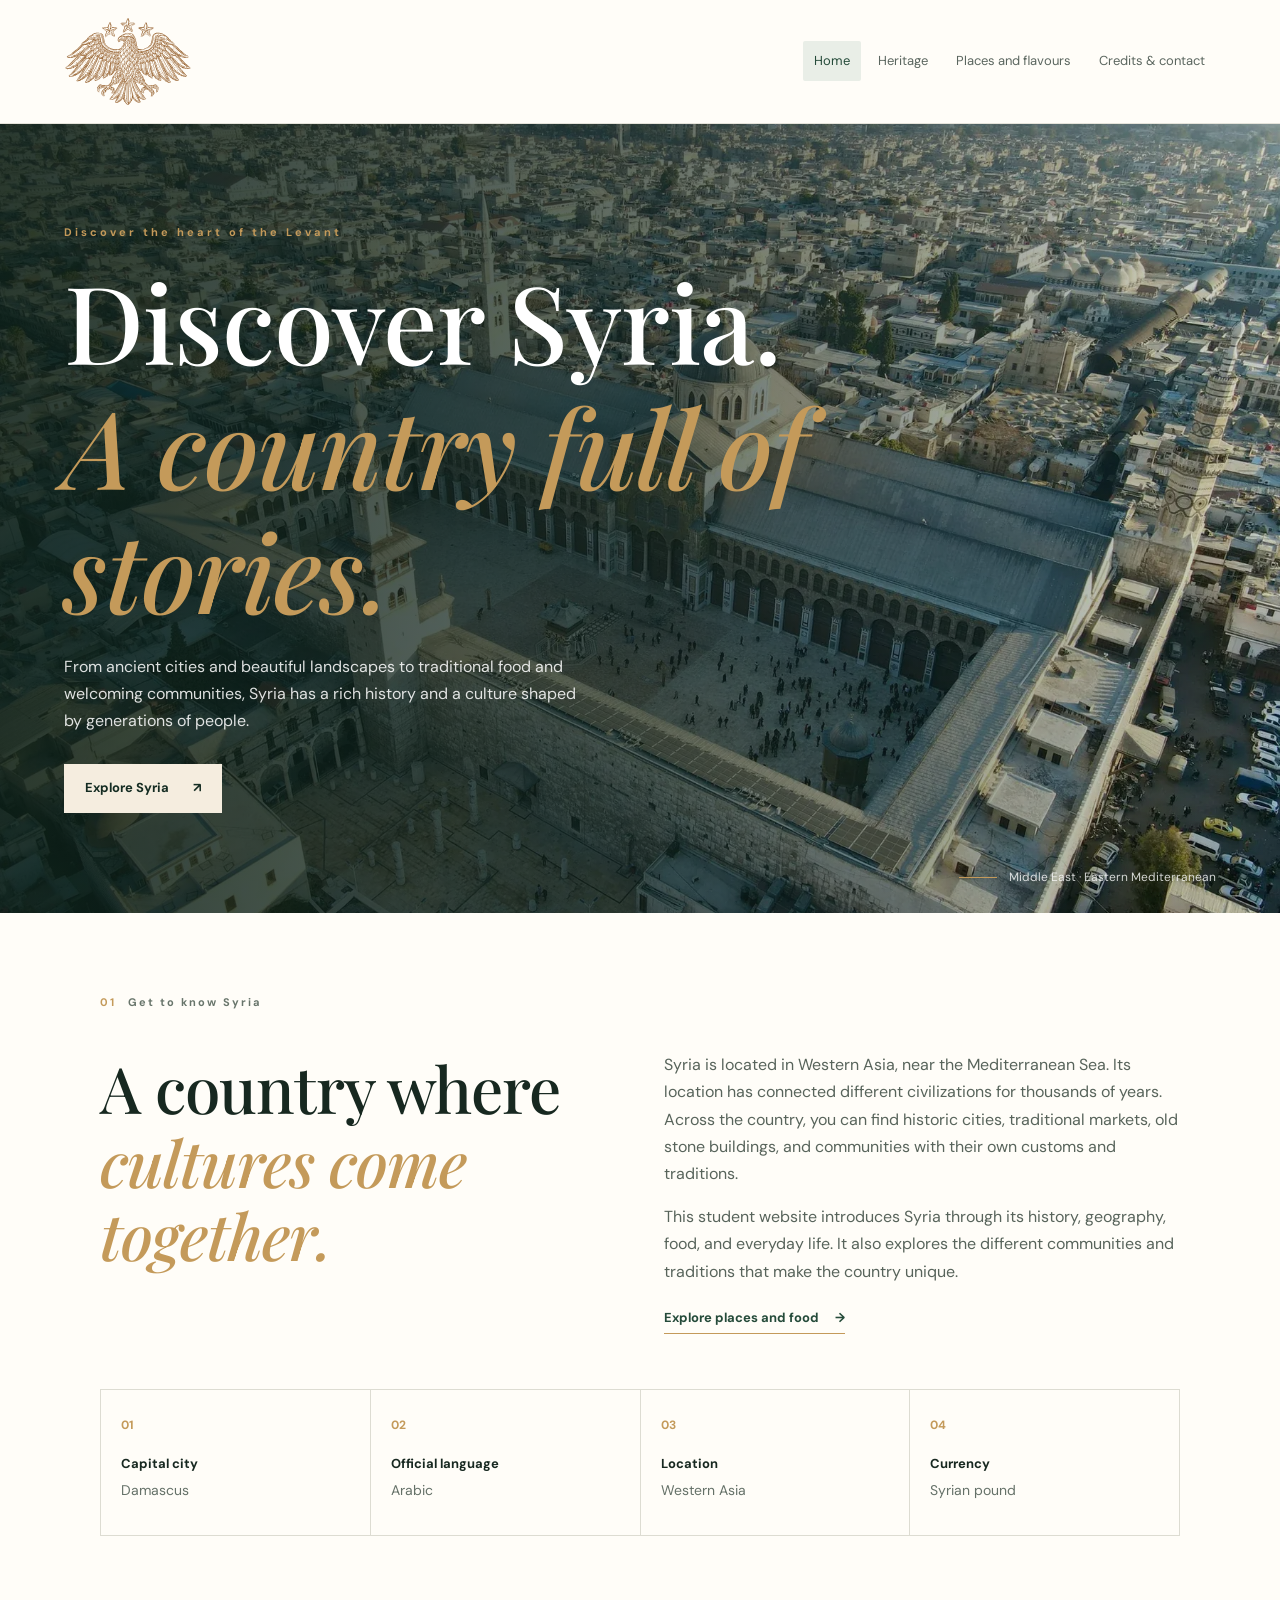
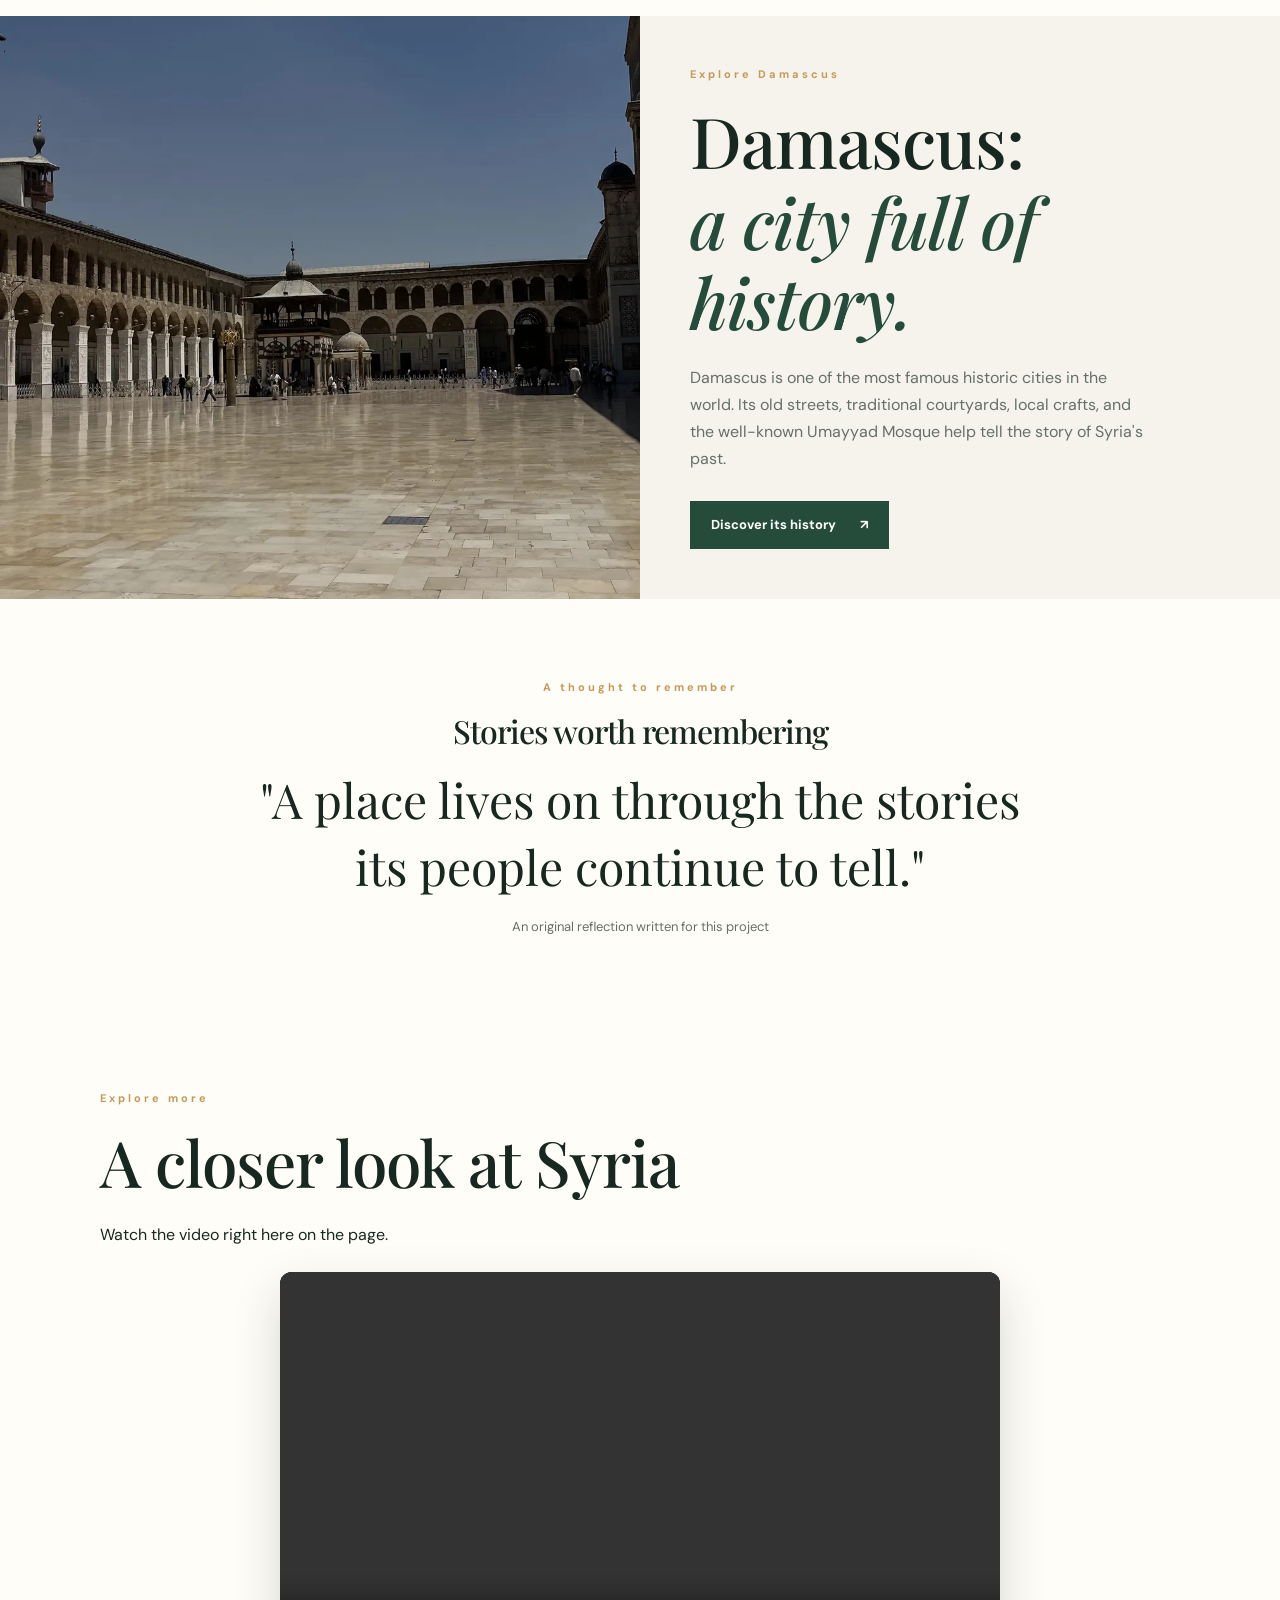
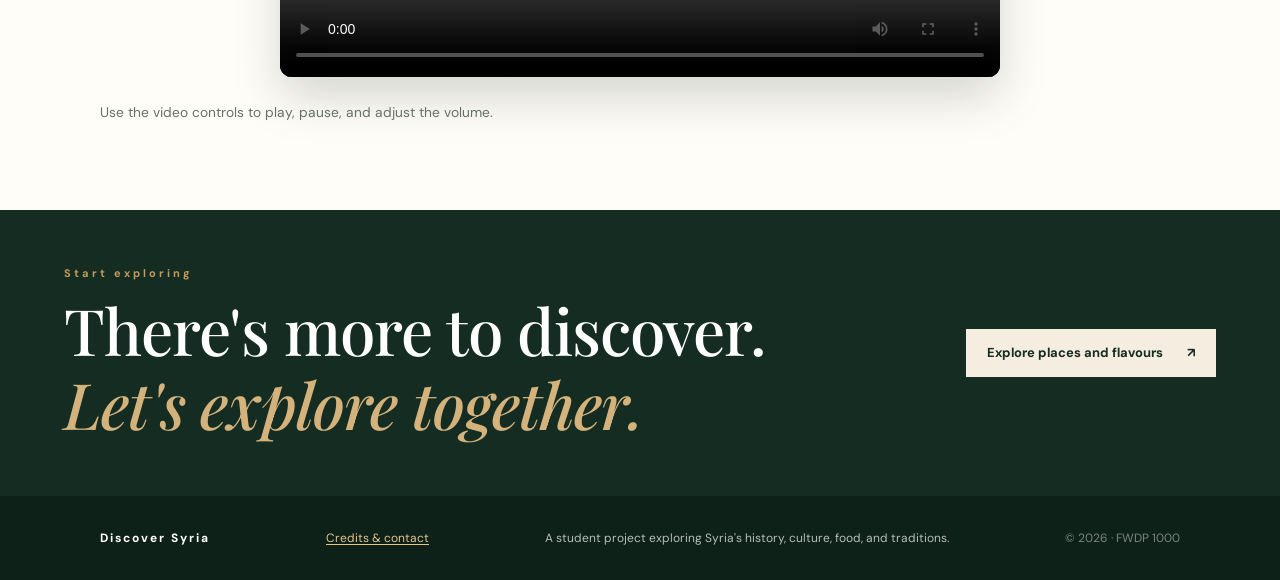
<file: index.html>
<!DOCTYPE html>
<html lang="en">

<head>
    <meta charset="UTF-8">
    <meta name="viewport" content="width=device-width, initial-scale=1.0">

    <meta
        name="description"
        content="Discover Syria's historic cities, beautiful landscapes, traditional food, and rich cultural heritage."
    >

    <title>Discover Syria | A Land of Stories</title>

    

    <link rel="icon" href="images/favicon.svg" type="image/svg+xml">
    <link rel="icon" href="images/favicon.ico" sizes="any">
    <link rel="icon" href="images/favicon-32.png" type="image/png" sizes="32x32">
    <link rel="apple-touch-icon" href="apple-touch-icon.png">
    <link rel="stylesheet" href="css/normalize.css">
    <link rel="stylesheet" href="css/style.css?v=20261125-layout-fix-3">
</head>

<body>

    <!-- Skip link for accessibility -->
    <a class="skip-link" href="#main-content">Skip to content</a>

    <!-- Header and navigation -->
    <header class="site-header">

        <div class="nav-wrap">

            <a
                class="brand"
                href="index.html"
                aria-label="Discover Syria home"
            >
                <img
                   class="brand-mark"
                   src="images/syria-logo.svg"
                   alt=""
                   width="600"
                   height="407"
                   loading="eager"
                   decoding="async"
                >
            </a>

            <nav aria-label="Main navigation">
                <ul class="nav-list">
                    <li><a href="index.html" aria-current="page" class="active">Home</a></li>
                    <li><a href="heritage.html">Heritage</a></li>
                    <li><a href="journey.html">Places and flavours</a></li>
                    <li><a href="credits.html">Credits & contact</a></li>
                </ul>
            </nav>

        </div>

    </header>

    <main id="main-content">

        <!-- Main hero section -->
        <section class="hero">

            <div class="hero-shade"></div>

            <div class="hero-content">

                <p class="eyebrow">Discover the heart of the Levant</p>

                <h1>
                    Discover Syria.
                    <em>A country full of stories.</em>
                </h1>

                <p class="hero-copy">
                    From ancient cities and beautiful landscapes to traditional
                    food and welcoming communities, Syria has a rich history
                    and a culture shaped by generations of people.
                </p>

                <a class="button button-light" href="heritage.html">
                    Explore Syria
                    <span aria-hidden="true">↗</span>
                </a>

            </div>

            <div class="hero-note">
                <span class="note-line"></span>
                <span>Middle East · Eastern Mediterranean</span>
            </div>

        </section>

        <!-- Introduction and quick facts -->
        <section class="intro section-wrap">

            <div class="section-label">
                <span>01</span> Get to know Syria
            </div>

            <div class="intro-grid">

                <div>

                    <h2>
                        A country where
                        <em>cultures come together.</em>
                    </h2>

                </div>

                <div class="intro-copy">

                    <p>
                        Syria is located in Western Asia, near the
                        Mediterranean Sea. Its location has connected
                        different civilizations for thousands of years.
                        Across the country, you can find historic cities,
                        traditional markets, old stone buildings, and
                        communities with their own customs and traditions.
                    </p>

                    <p>
                        This student website introduces Syria through
                        its history, geography, food, and everyday life.
                        It also explores the different communities and
                        traditions that make the country unique.
                    </p>

                    <a class="text-link" href="journey.html">
                        Explore places and food
                        <span aria-hidden="true">→</span>
                    </a>

                </div>

            </div>

            <!-- Quick facts -->
            <div class="stat-grid" aria-label="Quick facts about Syria">

                <article class="stat-card">

                    <span class="stat-number">01</span>

                    <h3>Capital city</h3>

                    <p>Damascus</p>

                </article>

                <article class="stat-card">

                    <span class="stat-number">02</span>

                    <h3>Official language</h3>

                    <p>Arabic</p>

                </article>

                <article class="stat-card">

                    <span class="stat-number">03</span>

                    <h3>Location</h3>

                    <p>Western Asia</p>

                </article>

                <article class="stat-card">

                    <span class="stat-number">04</span>

                    <h3>Currency</h3>

                    <p>Syrian pound</p>

                </article>

            </div>

        </section>

        <!-- Featured destination -->
        <section class="feature-band">

            <div
                class="feature-image"
                role="img"
                aria-label="The courtyard of the Umayyad Mosque in Damascus"
            ></div>

            <div class="feature-copy">

                <p class="eyebrow">Explore Damascus</p>

                <h2>
                    Damascus:
                    <em>a city full of history.</em>
                </h2>

                <p>
                    Damascus is one of the most famous historic cities
                    in the world. Its old streets, traditional courtyards,
                    local crafts, and the well-known Umayyad Mosque help
                    tell the story of Syria's past.
                </p>

                <a class="button button-dark" href="heritage.html">
                    Discover its history
                    <span aria-hidden="true">↗</span>
                </a>

            </div>

        </section>

        <!-- Featured quote -->
        <section class="quote-section section-wrap" aria-labelledby="quote-title">

            <p class="eyebrow">A thought to remember</p>
            <h2 id="quote-title" class="quote-heading">Stories worth remembering</h2>

            <blockquote>
                "A place lives on through the stories its people continue to tell."
            </blockquote>

            <p class="quote-credit">
                An original reflection written for this project
            </p>

        </section>

        <!-- Local video with native playback controls. -->
        <section class="video-section section-wrap" aria-labelledby="video-title">
            <p class="eyebrow">Explore more</p>
            <h2 id="video-title">A closer look at Syria</h2>
            <p>Watch the video right here on the page.</p>
            <div class="video-player" id="syria-video" style="width: 100%; max-width: 720px; margin-left: auto; margin-right: auto;">
                <video controls preload="metadata" playsinline width="720" height="405" style="display: block; width: 100%; height: auto; aspect-ratio: 16 / 9;" aria-label="A closer look at Syria">
                    <source src="media/20316963-hd_1920_1080_60fps.mp4" type="video/mp4">
                    Your browser does not support HTML video.
                    <a href="media/20316963-hd_1920_1080_60fps.mp4">Download the video</a>.
                </video>
            </div>
            <p class="video-note">Use the video controls to play, pause, and adjust the volume.</p>
        </section>

        <!-- Call to action -->
        <section class="closing-cta">

            <div>

                <p class="eyebrow">Start exploring</p>

                <h2>
                    There's more to discover.
                    <em>Let's explore together.</em>
                </h2>

            </div>

            <a class="button button-light" href="journey.html">
                Explore places and flavours
                <span aria-hidden="true">↗</span>
            </a>

        </section>

    </main>

    <!-- Footer -->
    <footer class="site-footer">

        <div class="footer-inner">

            <a class="footer-brand" href="index.html">Discover Syria</a>
            <a class="footer-credits" href="credits.html">Credits & contact</a>

            <p>
                A student project exploring Syria's history,
                culture, food, and traditions.
            </p>

            <span class="copyright">© 2026 · FWDP 1000</span>

        </div>

    </footer>

</body>

</html>
</file>
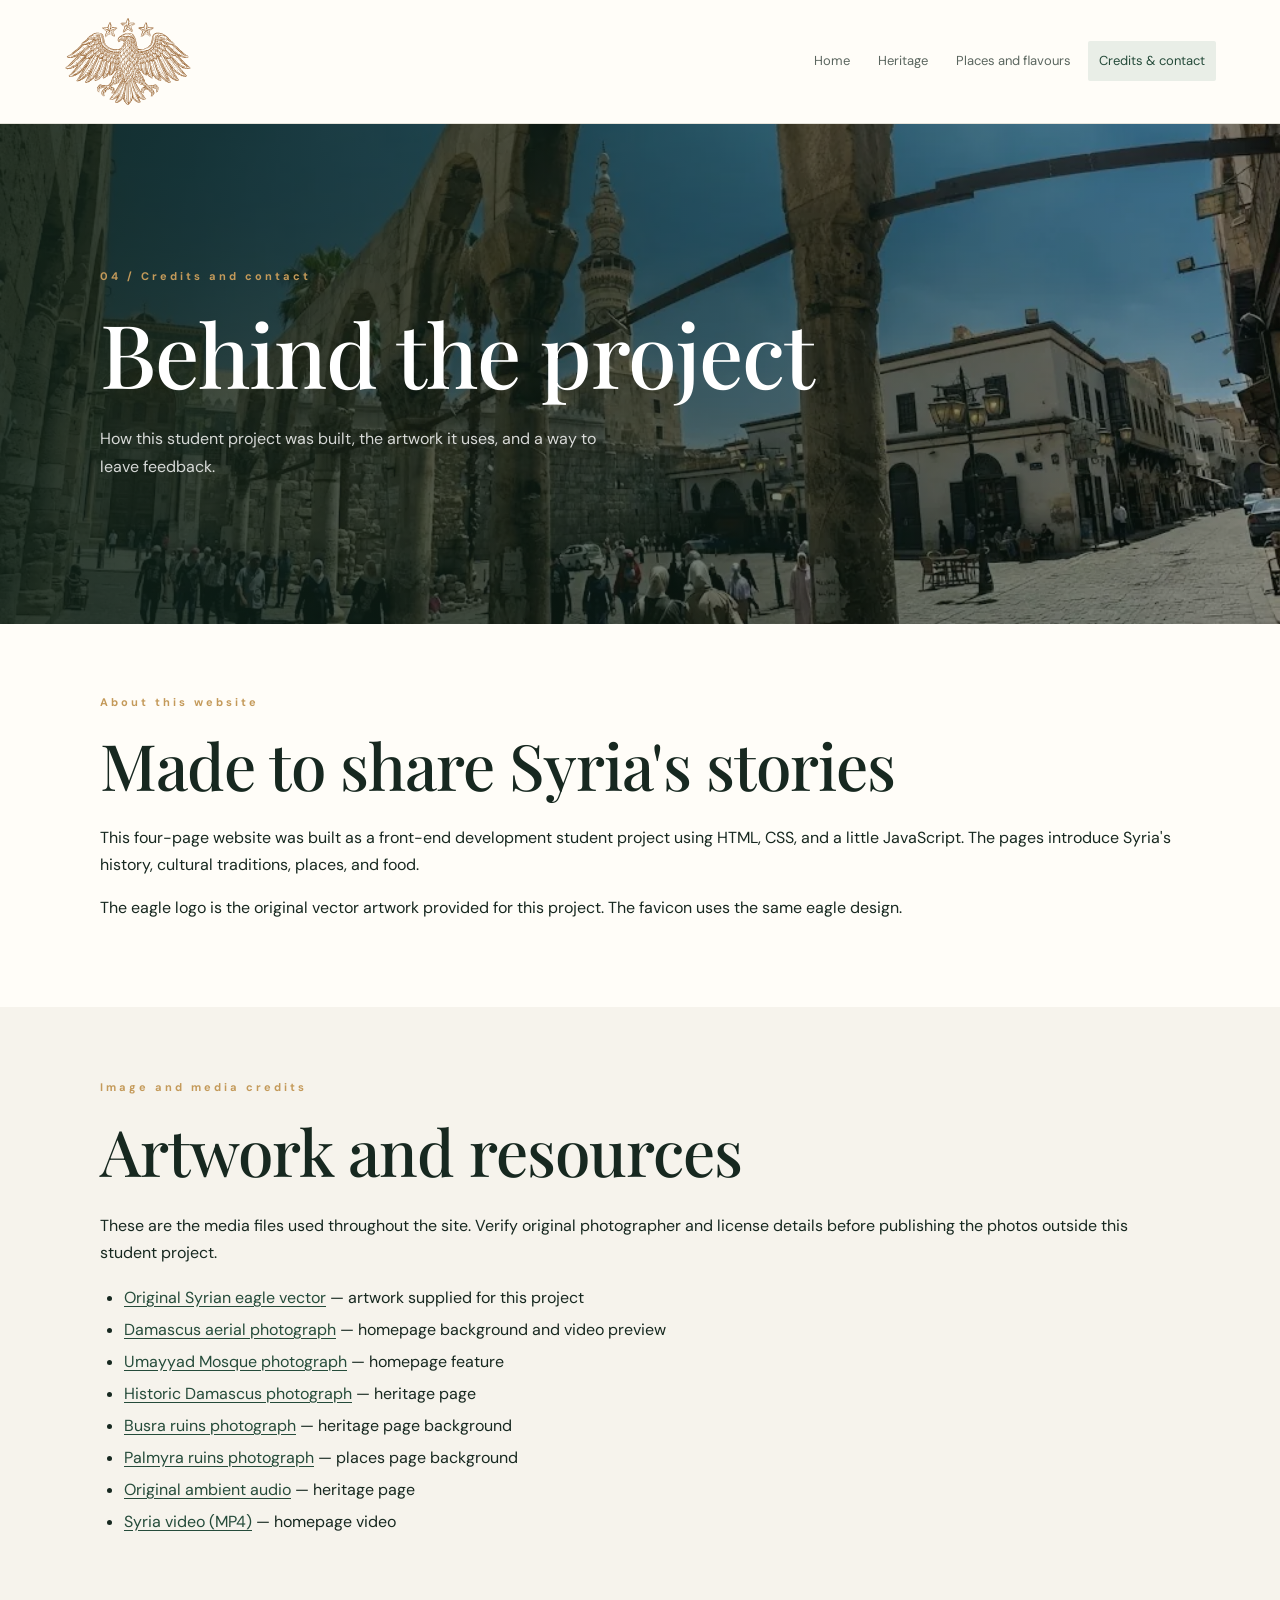
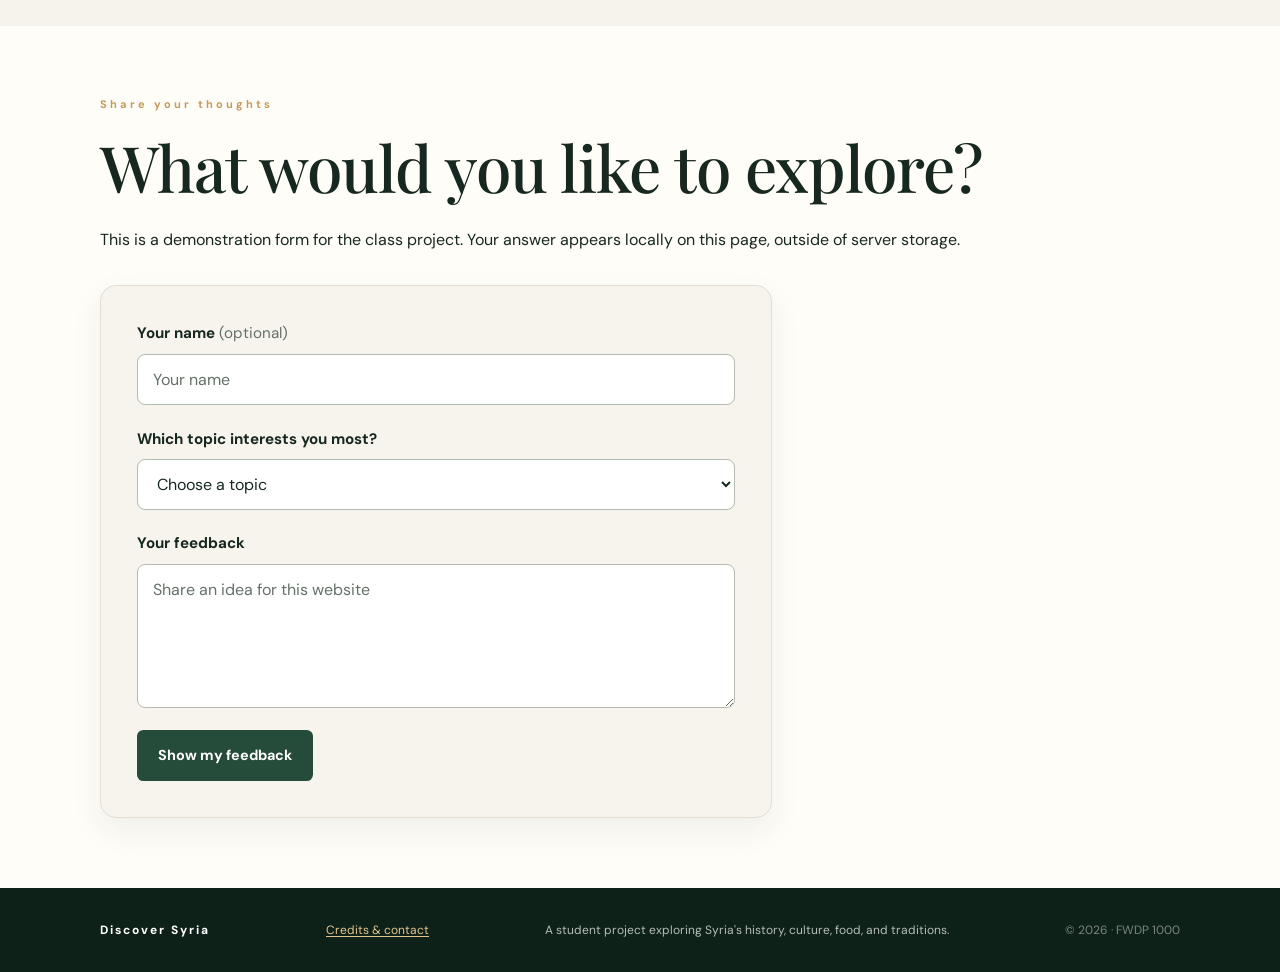
<file: credits.html>
<!DOCTYPE html>
<html lang="en">
<head>
    <meta charset="UTF-8">
    <meta name="viewport" content="width=device-width, initial-scale=1.0">
    <meta name="description" content="Credits and contact form for the Discover Syria student website.">
    <title>Credits and Contact | Discover Syria</title>
    <link rel="icon" href="images/favicon.svg" type="image/svg+xml">
    <link rel="icon" href="images/favicon.ico" sizes="any">
    <link rel="icon" href="images/favicon-32.png" type="image/png" sizes="32x32">
    <link rel="apple-touch-icon" href="apple-touch-icon.png">
    <link rel="stylesheet" href="css/normalize.css">
    <link rel="stylesheet" href="css/style.css?v=20261125-layout-fix-3">
</head>
<body>
    <a class="skip-link" href="#main-content">Skip to content</a>
    <header class="site-header">
        <div class="nav-wrap">
            <a class="brand" href="index.html" aria-label="Discover Syria home">
                <img class="brand-mark" src="images/syria-logo.svg" alt="" width="600" height="407" loading="eager" decoding="async">
            </a>
            <nav aria-label="Main navigation">
                <ul class="nav-list">
                    <li><a href="index.html">Home</a></li>
                    <li><a href="heritage.html">Heritage</a></li>
                    <li><a href="journey.html">Places and flavours</a></li>
                    <li><a href="credits.html" aria-current="page" class="active">Credits & contact</a></li>
                </ul>
            </nav>
        </div>
    </header>
    <main id="main-content">
        <section class="page-hero credits-hero" aria-labelledby="credits-heading">
            <div class="page-hero-content">
                <p class="eyebrow">04 / Credits and contact</p>
                <h1 id="credits-heading">Behind the project</h1>
                <p>How this student project was built, the artwork it uses, and a way to leave feedback.</p>
            </div>
        </section>

        <section class="section-wrap content-section" aria-labelledby="about-project">
            <p class="eyebrow">About this website</p>
            <h2 id="about-project">Made to share Syria's stories</h2>
            <p>This four-page website was built as a front-end development student project using HTML, CSS, and a little JavaScript. The pages introduce Syria's history, cultural traditions, places, and food.</p>
            <p>The eagle logo is the original vector artwork provided for this project. The favicon uses the same eagle design.</p>
        </section>

        <section class="credits-section" aria-labelledby="sources-heading">
            <div class="section-wrap">
                <p class="eyebrow">Image and media credits</p>
                <h2 id="sources-heading">Artwork and resources</h2>
                <p>These are the media files used throughout the site. Verify original photographer and license details before publishing the photos outside this student project.</p>
                <ul class="credits-list">
                    <li><a href="images/syria-logo.svg">Original Syrian eagle vector</a> — artwork supplied for this project</li>
                    <li><a href="images/damascus-aerial.webp">Damascus aerial photograph</a> — homepage background and video preview</li>
                    <li><a href="images/umayyad-mosque.webp">Umayyad Mosque photograph</a> — homepage feature</li>
                    <li><a href="images/historic-damascus.webp">Historic Damascus photograph</a> — heritage page</li>
                    <li><a href="images/busra-ruins.webp">Busra ruins photograph</a> — heritage page background</li>
                    <li><a href="images/palmyra-ruins.webp">Palmyra ruins photograph</a> — places page background</li>
                    <li><a href="media/badr.mp3">Original ambient audio</a> — heritage page</li>
                    <li><a href="media/20316963-hd_1920_1080_60fps.mp4">Syria video (MP4)</a> — homepage video</li>
                </ul>
            </div>
        </section>

        <section class="section-wrap content-section" aria-labelledby="feedback-heading">
            <p class="eyebrow">Share your thoughts</p>
            <h2 id="feedback-heading">What would you like to explore?</h2>
            <p>This is a demonstration form for the class project. Your answer appears locally on this page, outside of server storage.</p>
            <form class="feedback-form" id="feedback-form">
                <div class="form-field">
                    <label for="visitor-name">Your name <span class="optional">(optional)</span></label>
                    <input id="visitor-name" name="visitor-name" type="text" autocomplete="name" maxlength="60" placeholder="Your name">
                </div>
                <div class="form-field">
                    <label for="visitor-topic">Which topic interests you most?</label>
                    <select id="visitor-topic" name="visitor-topic" required>
                        <option value="">Choose a topic</option>
                        <option value="Heritage and culture">Heritage and culture</option>
                        <option value="Places to visit">Places to visit</option>
                        <option value="Food and traditions">Food and traditions</option>
                    </select>
                </div>
                <div class="form-field">
                    <label for="visitor-message">Your feedback</label>
                    <textarea id="visitor-message" name="visitor-message" rows="4" maxlength="500" required placeholder="Share an idea for this website"></textarea>
                </div>
                <button class="button button-dark" type="submit">Show my feedback</button>
                <p class="form-status" id="form-status" role="status" aria-live="polite"></p>
            </form>
        </section>
    </main>
    <footer class="site-footer">
        <div class="footer-inner">
            <a class="footer-brand" href="index.html">Discover Syria</a>
            <a class="footer-credits" href="credits.html">Credits & contact</a>
            <p>A student project exploring Syria's history, culture, food, and traditions.</p>
            <span class="copyright">© 2026 · FWDP 1000</span>
        </div>
    </footer>
    <script src="js/feedback.js" defer></script>
</body>
</html>
</file>
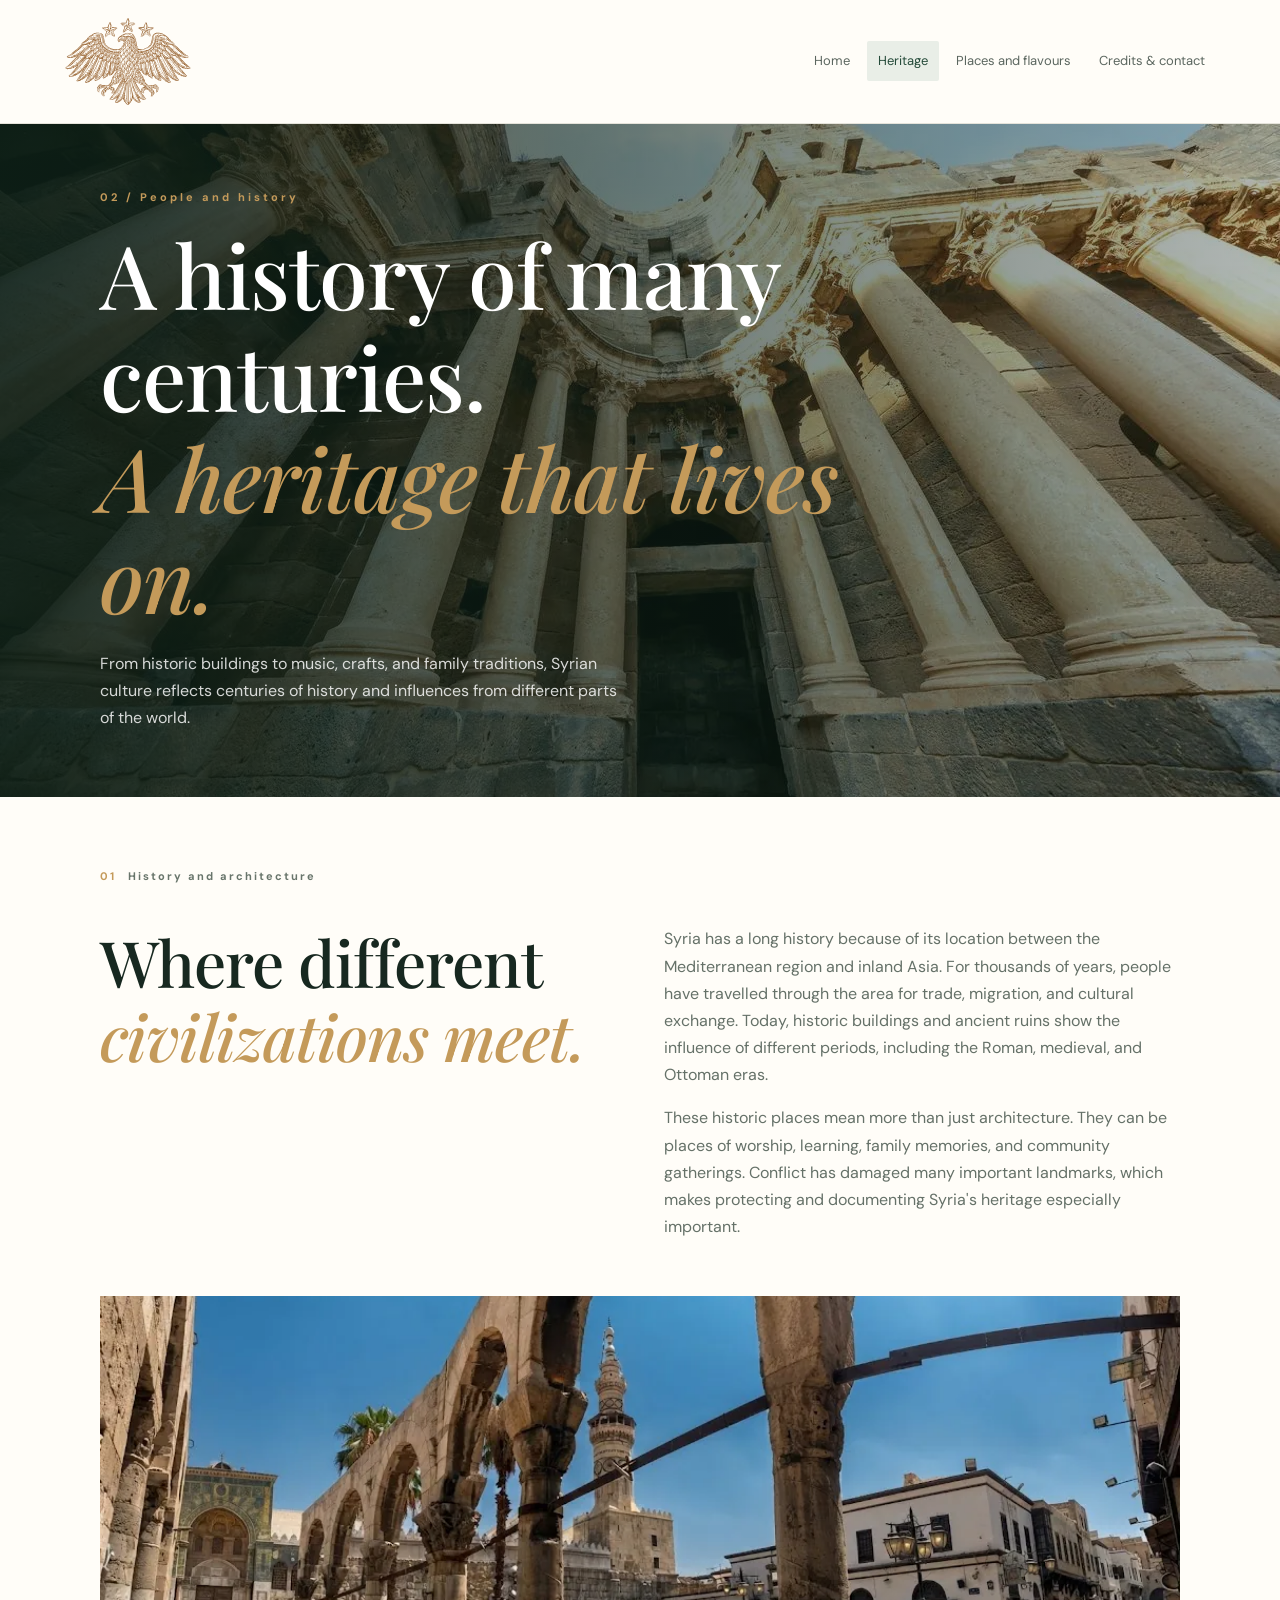
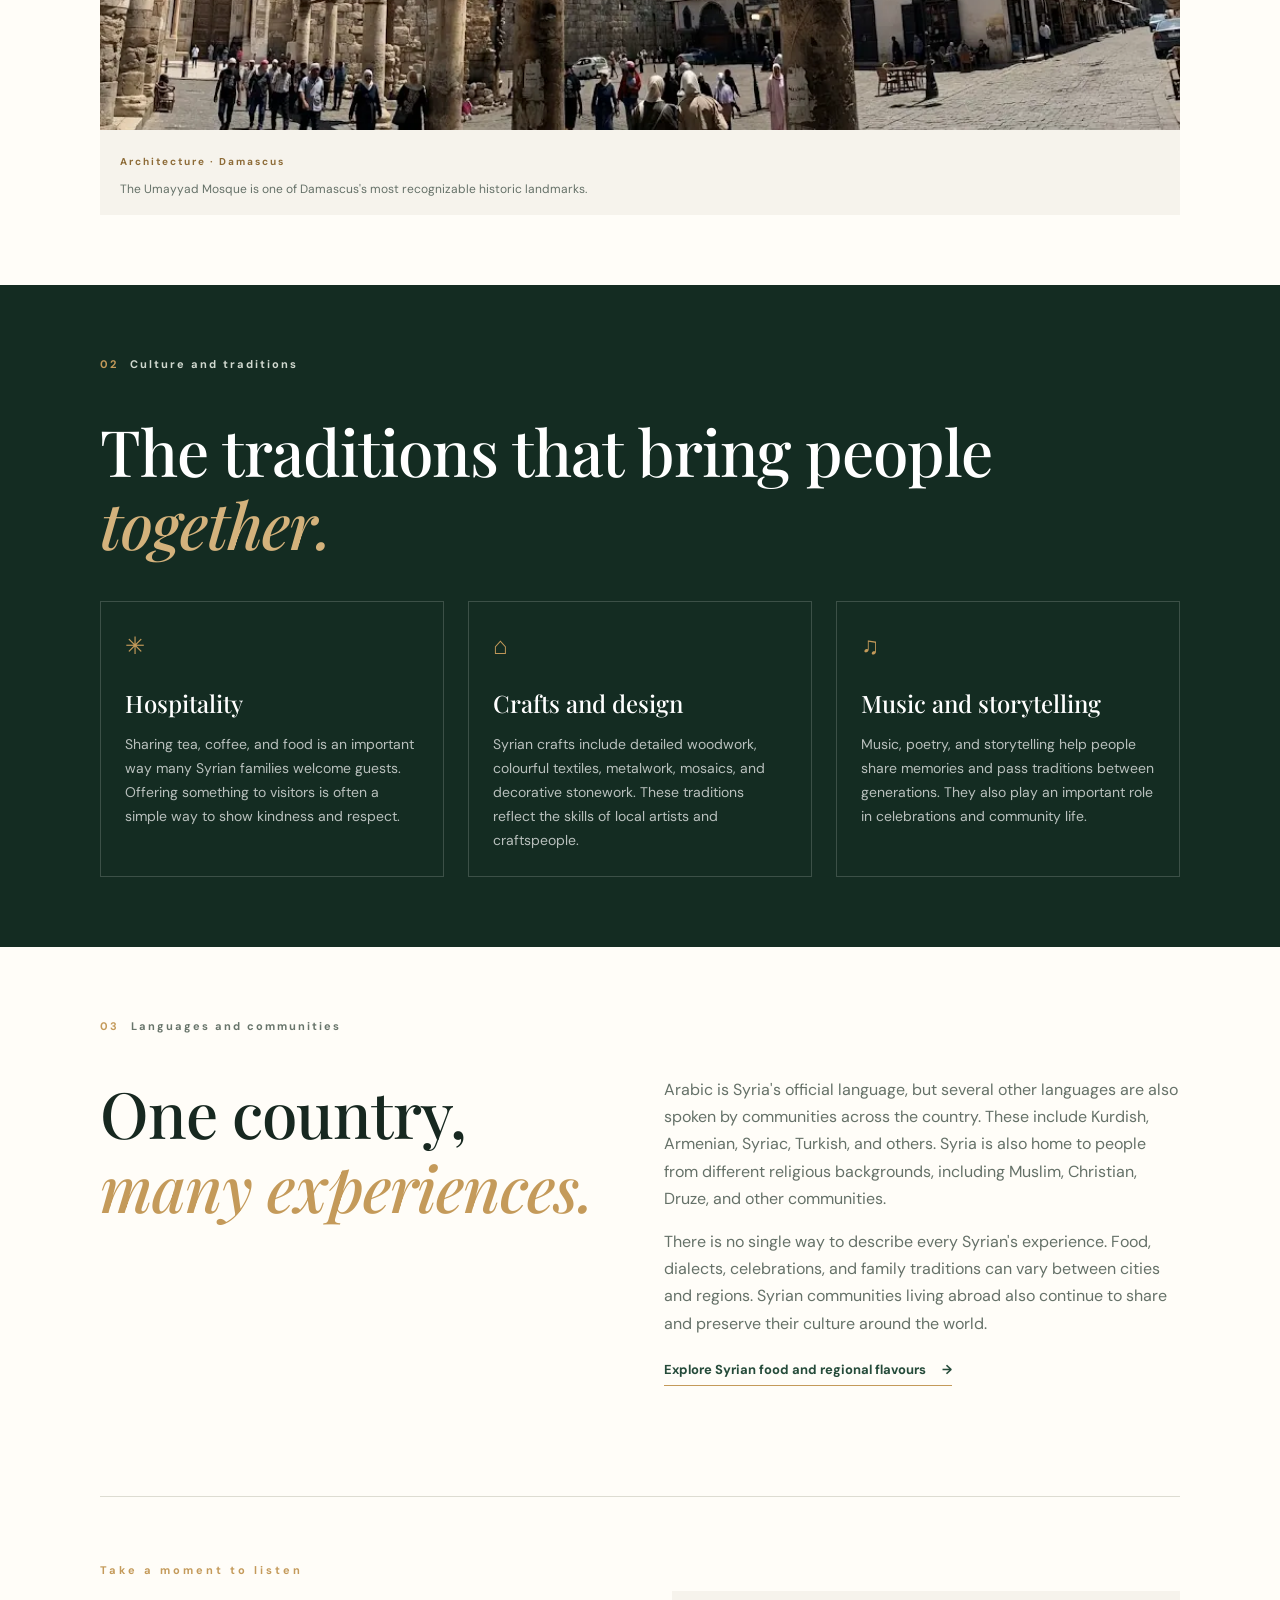
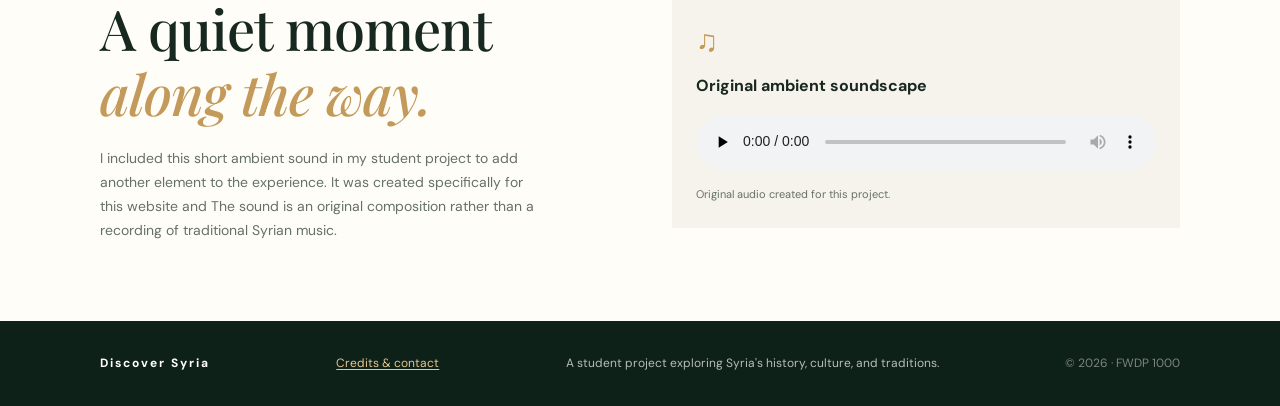
<file: heritage.html>
<!DOCTYPE html>
<html lang="en">

<head>
    <meta charset="UTF-8">
    <meta name="viewport" content="width=device-width, initial-scale=1.0">

    <meta
        name="description"
        content="Explore Syria's history, architecture, traditional crafts, languages, and cultural traditions."
    >

    <title>Heritage and Culture | Discover Syria</title>

    
    <link rel="icon" href="images/favicon.svg" type="image/svg+xml">
    <link rel="icon" href="images/favicon.ico" sizes="any">
    <link rel="icon" href="images/favicon-32.png" type="image/png" sizes="32x32">
    <link rel="apple-touch-icon" href="apple-touch-icon.png">
    <link rel="stylesheet" href="css/normalize.css">
    <link rel="stylesheet" href="css/style.css?v=20261125-layout-fix-3">
</head>

<body>

    <!-- Skip link for accessibility -->
    <a class="skip-link" href="#main-content">Skip to content</a>

    <!-- Header and navigation -->
    <header class="site-header">

        <div class="nav-wrap">

            <a
                class="brand"
                href="index.html"
                aria-label="Discover Syria home"
            >
                <img
                    class="brand-mark"
                    src="images/syria-logo.svg"
                    alt=""
                    width="600"
                    height="407"
                    loading="eager"
                    decoding="async"
                >
            </a>

            <nav aria-label="Main navigation">
                <ul class="nav-list">
                    <li><a href="index.html">Home</a></li>
                    <li><a href="heritage.html" aria-current="page" class="active">Heritage</a></li>
                    <li><a href="journey.html">Places and flavours</a></li>
                    <li><a href="credits.html">Credits & contact</a></li>
                </ul>
            </nav>

        </div>

    </header>

    <main id="main-content">

        <!-- Page introduction -->
        <section class="page-hero heritage-hero">

            <div class="page-hero-content">

                <p class="eyebrow">02 / People and history</p>

                <h1>
                    A history of many centuries.
                    <em>A heritage that lives on.</em>
                </h1>

                <p>
                    From historic buildings to music, crafts, and family
                    traditions, Syrian culture reflects centuries of history
                    and influences from different parts of the world.
                </p>

            </div>

        </section>

        <!-- History and architecture -->
        <section class="section-wrap content-section">

            <div class="section-label">
                <span>01</span> History and architecture
            </div>

            <div class="two-column">

                <div>

                    <h2>
                        Where different
                        <em>civilizations meet.</em>
                    </h2>

                </div>

                <div>

                    <p>
                        Syria has a long history because of its location
                        between the Mediterranean region and inland Asia.
                        For thousands of years, people have travelled through
                        the area for trade, migration, and cultural exchange.
                        Today, historic buildings and ancient ruins show
                        the influence of different periods, including the
                        Roman, medieval, and Ottoman eras.
                    </p>

                    <p>
                        These historic places mean more than just architecture.
                        They can be places of worship, learning, family memories,
                        and community gatherings. Conflict has damaged many
                        important landmarks, which makes protecting and
                        documenting Syria's heritage especially important.
                    </p>

                </div>

            </div>

            <!-- Umayyad Mosque image -->
            <div class="image-story">

                <img
                    src="images/historic-damascus.webp"
                    alt="A street-level view of the Umayyad Mosque arches and minaret in Damascus"
                    loading="lazy"
                 width="1024" height="434" loading="lazy" decoding="async">

                <div class="image-caption">

                    <span>Architecture · Damascus</span>

                    <p>
                        The Umayyad Mosque is one of Damascus's most
                        recognizable historic landmarks.
                    </p>

                </div>

            </div>

        </section>

        <!-- Everyday culture and traditions -->
        <section class="dark-section">

            <div class="section-wrap">

                <div class="section-label section-label-light">
                    <span>02</span> Culture and traditions
                </div>

                <h2>
                    The traditions that bring people
                    <em>together.</em>
                </h2>

                <div class="culture-grid">

                    <!-- Hospitality -->
                    <article>

                        <span class="culture-icon" aria-hidden="true">✳</span>

                        <h3>Hospitality</h3>

                        <p>
                            Sharing tea, coffee, and food is an important
                            way many Syrian families welcome guests.
                            Offering something to visitors is often
                            a simple way to show kindness and respect.
                        </p>

                    </article>

                    <!-- Traditional crafts -->
                    <article>

                        <span class="culture-icon" aria-hidden="true">⌂</span>

                        <h3>Crafts and design</h3>

                        <p>
                            Syrian crafts include detailed woodwork,
                            colourful textiles, metalwork, mosaics,
                            and decorative stonework. These traditions
                            reflect the skills of local artists and craftspeople.
                        </p>

                    </article>

                    <!-- Music and storytelling -->
                    <article>

                        <span class="culture-icon" aria-hidden="true">♫</span>

                        <h3>Music and storytelling</h3>

                        <p>
                            Music, poetry, and storytelling help people
                            share memories and pass traditions between
                            generations. They also play an important role
                            in celebrations and community life.
                        </p>

                    </article>

                </div>

            </div>

        </section>

        <!-- Languages and communities -->
        <section class="section-wrap content-section">

            <div class="section-label">
                <span>03</span> Languages and communities
            </div>

            <div class="two-column">

                <div>

                    <h2>
                        One country,
                        <em>many experiences.</em>
                    </h2>

                </div>

                <div>

                    <p>
                        Arabic is Syria's official language, but several
                        other languages are also spoken by communities
                        across the country. These include Kurdish, Armenian,
                        Syriac, Turkish, and others. Syria is also home
                        to people from different religious backgrounds,
                        including Muslim, Christian, Druze, and other communities.
                    </p>

                    <p>
                        There is no single way to describe every Syrian's
                        experience. Food, dialects, celebrations, and family
                        traditions can vary between cities and regions.
                        Syrian communities living abroad also continue
                        to share and preserve their culture around the world.
                    </p>

                    <a class="text-link" href="journey.html">
                        Explore Syrian food and regional flavours
                        <span aria-hidden="true">→</span>
                    </a>

                </div>

            </div>

        </section>

        <!-- Original audio -->
        <section class="audio-card section-wrap">

            <div>

                <p class="eyebrow">Take a moment to listen</p>

                <h2>
                    A quiet moment
                    <em>along the way.</em>
                </h2>

                <p>
                    I included this short ambient sound in my student
                    project to add another element to the experience.
                    It was created specifically for this website and
                    The sound is an original composition rather than a recording of traditional Syrian music.
                </p>

            </div>

            <div class="audio-player">

                <span class="audio-symbol" aria-hidden="true">♫</span>

                <p>Original ambient soundscape</p>

                <audio controls preload="none">
                    <source
                        src="./media/badr.mp3"
                        type="audio/mpeg"
                    >

                    Upgrade to a browser that supports HTML audio playback.
                </audio>

                <small>Original audio created for this project.</small>

            </div>

        </section>

    </main>

    <!-- Footer -->
    <footer class="site-footer">

        <div class="footer-inner">

            <a class="footer-brand" href="index.html">Discover Syria</a>
            <a class="footer-credits" href="credits.html">Credits & contact</a>

            <p>
                A student project exploring Syria's history,
                culture, and traditions.
            </p>

            <span class="copyright">© 2026 · FWDP 1000</span>

        </div>

    </footer>

</body>

</html>
</file>
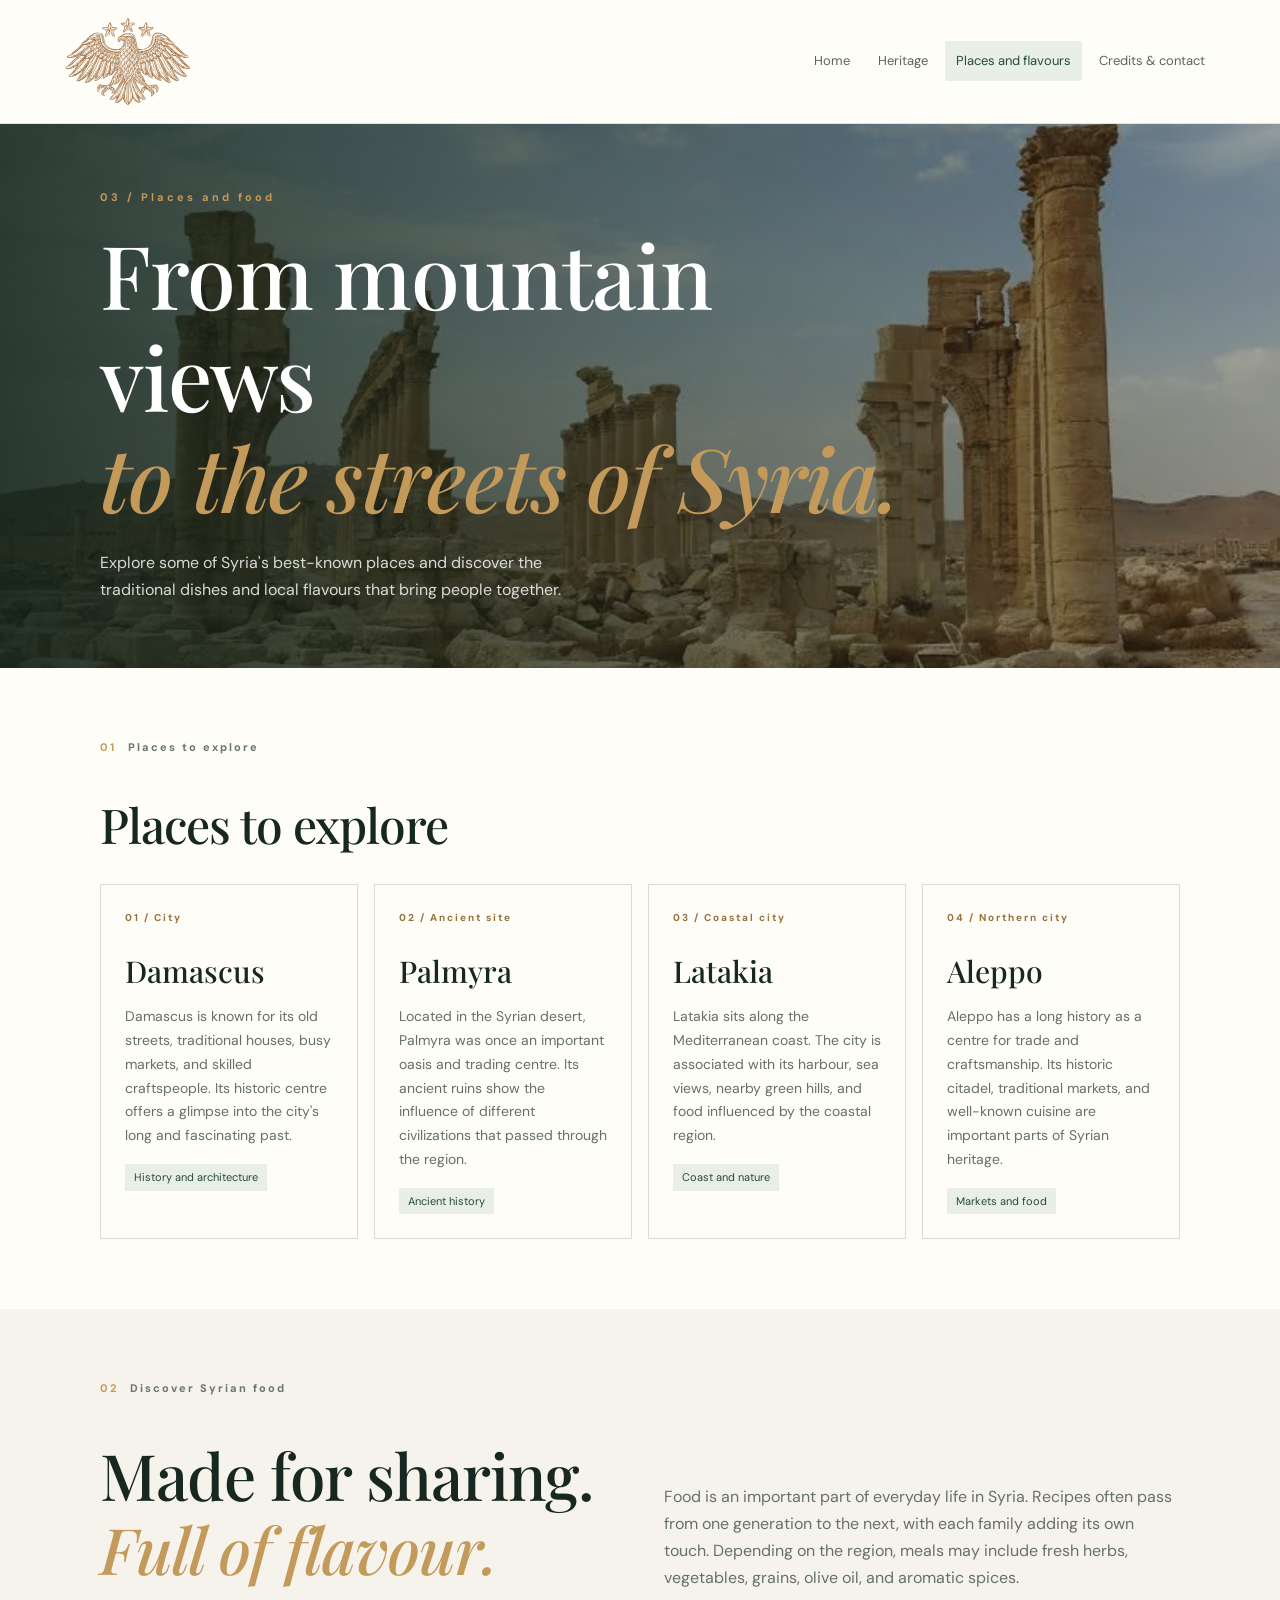
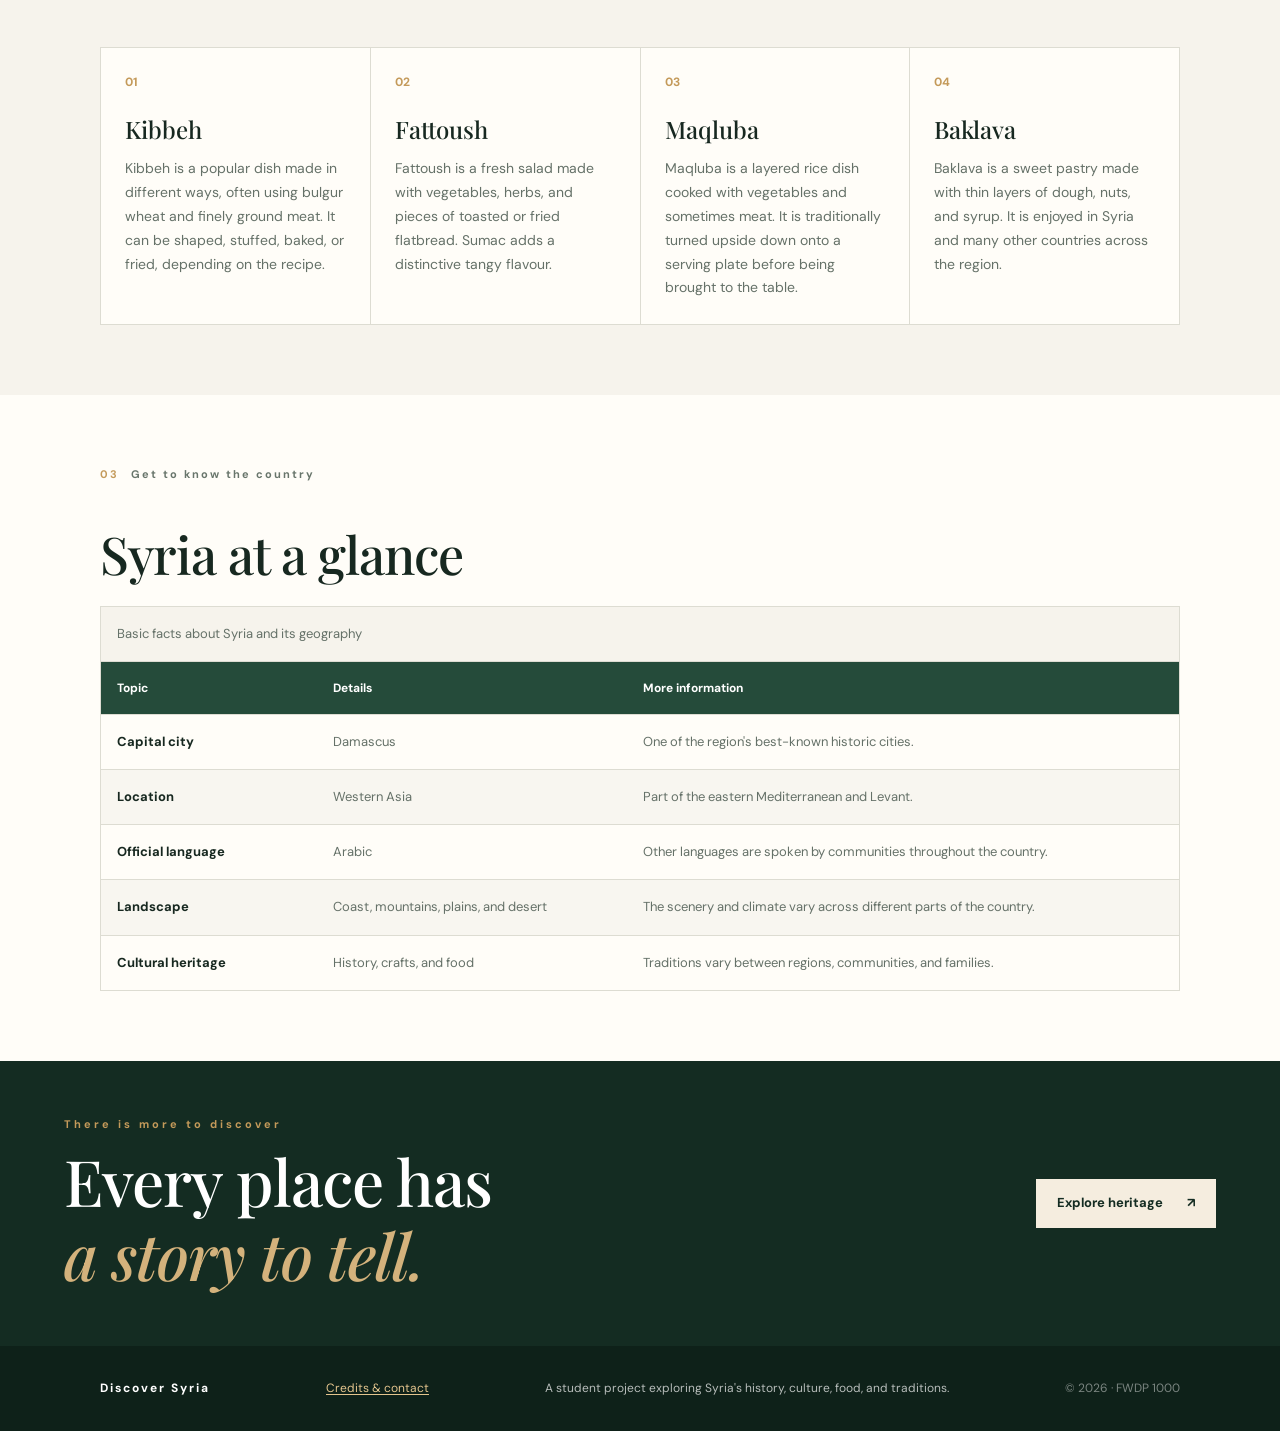
<file: journey.html>
<!DOCTYPE html>
<html lang="en">

<head>
    <meta charset="UTF-8">
    <meta name="viewport" content="width=device-width, initial-scale=1.0">

    <meta
        name="description"
        content="Explore Syria's historic cities, beautiful landscapes, traditional dishes, and welcoming culture."
    >

    <title>Places and Flavours | Discover Syria</title>

    
    <link rel="icon" href="images/favicon.svg" type="image/svg+xml">
    <link rel="icon" href="images/favicon.ico" sizes="any">
    <link rel="icon" href="images/favicon-32.png" type="image/png" sizes="32x32">
    <link rel="apple-touch-icon" href="apple-touch-icon.png">
    <link rel="stylesheet" href="css/normalize.css">
    <link rel="stylesheet" href="css/style.css?v=20261125-layout-fix-3">
</head>

<body>

    <!-- Skip link for accessibility -->
    <a class="skip-link" href="#main-content">Skip to content</a>

    <!-- Header and navigation -->
    <header class="site-header">

        <div class="nav-wrap">

            <a
                class="brand"
                href="index.html"
                aria-label="Discover Syria home"
            >
                <img
                    class="brand-mark"
                    src="images/syria-logo.svg"
                    alt=""
                    width="600"
                    height="407"
                    loading="eager"
                    decoding="async"
                >
            </a>

            <nav aria-label="Main navigation">
                <ul class="nav-list">
                    <li><a href="index.html">Home</a></li>
                    <li><a href="heritage.html">Heritage</a></li>
                    <li><a href="journey.html" aria-current="page" class="active">Places and flavours</a></li>
                    <li><a href="credits.html">Credits & contact</a></li>
                </ul>
            </nav>

        </div>

    </header>

    <main id="main-content">

        <!-- Page introduction -->
        <section class="page-hero journey-hero">

            <div class="page-hero-content">

                <p class="eyebrow">03 / Places and food</p>

                <h1>
                    From mountain views
                    <em>to the streets of Syria.</em>
                </h1>

                <p>
                    Explore some of Syria's best-known places and discover
                    the traditional dishes and local flavours that bring
                    people together.
                </p>

            </div>

        </section>

        <!-- Places to visit -->
        <section class="section-wrap content-section">

            <div class="section-label">
                <span>01</span> Places to explore
            </div>

            <h2 class="places-title">Places to explore</h2>

            <div class="place-grid">

                <!-- Damascus -->
                <article class="place-card">

                    <div class="place-number">01 / City</div>

                    <h3>Damascus</h3>

                    <p>
                        Damascus is known for its old streets, traditional
                        houses, busy markets, and skilled craftspeople.
                        Its historic centre offers a glimpse into the
                        city's long and fascinating past.
                    </p>

                    <span class="place-tag">
                        History and architecture
                    </span>

                </article>

                <!-- Palmyra -->
                <article class="place-card">

                    <div class="place-number">02 / Ancient site</div>

                    <h3>Palmyra</h3>

                    <p>
                        Located in the Syrian desert, Palmyra was once
                        an important oasis and trading centre. Its ancient
                        ruins show the influence of different civilizations
                        that passed through the region.
                    </p>

                    <span class="place-tag">
                        Ancient history
                    </span>

                </article>

                <!-- Latakia -->
                <article class="place-card">

                    <div class="place-number">03 / Coastal city</div>

                    <h3>Latakia</h3>

                    <p>
                        Latakia sits along the Mediterranean coast.
                        The city is associated with its harbour, sea views,
                        nearby green hills, and food influenced by
                        the coastal region.
                    </p>

                    <span class="place-tag">
                        Coast and nature
                    </span>

                </article>

                <!-- Aleppo -->
                <article class="place-card">

                    <div class="place-number">04 / Northern city</div>

                    <h3>Aleppo</h3>

                    <p>
                        Aleppo has a long history as a centre for trade
                        and craftsmanship. Its historic citadel, traditional
                        markets, and well-known cuisine are important
                        parts of Syrian heritage.
                    </p>

                    <span class="place-tag">
                        Markets and food
                    </span>

                </article>

            </div>

        </section>

        <!-- Syrian food -->
        <section class="food-section">

            <div class="section-wrap">

                <div class="section-label">
                    <span>02</span> Discover Syrian food
                </div>

                <div class="two-column food-heading">

                    <h2>
                        Made for sharing.
                        <em>Full of flavour.</em>
                    </h2>

                    <p>
                        Food is an important part of everyday life in Syria.
                        Recipes often pass from one generation to the next,
                        with each family adding its own touch. Depending
                        on the region, meals may include fresh herbs,
                        vegetables, grains, olive oil, and aromatic spices.
                    </p>

                </div>

                <div class="food-grid">

                    <!-- Kibbeh -->
                    <article class="food-card">

                        <div class="food-mark">01</div>

                        <h3>Kibbeh</h3>

                        <p>
                            Kibbeh is a popular dish made in different ways,
                            often using bulgur wheat and finely ground meat.
                            It can be shaped, stuffed, baked, or fried,
                            depending on the recipe.
                        </p>

                    </article>

                    <!-- Fattoush -->
                    <article class="food-card">

                        <div class="food-mark">02</div>

                        <h3>Fattoush</h3>

                        <p>
                            Fattoush is a fresh salad made with vegetables,
                            herbs, and pieces of toasted or fried flatbread.
                            Sumac adds a distinctive tangy flavour.
                        </p>

                    </article>

                    <!-- Maqluba -->
                    <article class="food-card">

                        <div class="food-mark">03</div>

                        <h3>Maqluba</h3>

                        <p>
                            Maqluba is a layered rice dish cooked with
                            vegetables and sometimes meat. It is traditionally
                            turned upside down onto a serving plate before
                            being brought to the table.
                        </p>

                    </article>

                    <!-- Baklava -->
                    <article class="food-card">

                        <div class="food-mark">04</div>

                        <h3>Baklava</h3>

                        <p>
                            Baklava is a sweet pastry made with thin layers
                            of dough, nuts, and syrup. It is enjoyed in Syria
                            and many other countries across the region.
                        </p>

                    </article>

                </div>

            </div>

        </section>

        <!-- Country facts -->
        <section class="section-wrap content-section">

            <div class="section-label">
                <span>03</span> Get to know the country
            </div>

            <h2 class="table-title">
                Syria at a glance
            </h2>

            <div class="table-scroll">

                <table>

                    <caption>
                        Basic facts about Syria and its geography
                    </caption>

                    <thead>

                        <tr>
                            <th scope="col">Topic</th>
                            <th scope="col">Details</th>
                            <th scope="col">More information</th>
                        </tr>

                    </thead>

                    <tbody>

                        <tr>
                            <th scope="row">Capital city</th>
                            <td>Damascus</td>
                            <td>
                                One of the region's best-known historic cities.
                            </td>
                        </tr>

                        <tr>
                            <th scope="row">Location</th>
                            <td>Western Asia</td>
                            <td>
                                Part of the eastern Mediterranean and Levant.
                            </td>
                        </tr>

                        <tr>
                            <th scope="row">Official language</th>
                            <td>Arabic</td>
                            <td>
                                Other languages are spoken by communities
                                throughout the country.
                            </td>
                        </tr>

                        <tr>
                            <th scope="row">Landscape</th>
                            <td>Coast, mountains, plains, and desert</td>
                            <td>
                                The scenery and climate vary across different
                                parts of the country.
                            </td>
                        </tr>

                        <tr>
                            <th scope="row">Cultural heritage</th>
                            <td>History, crafts, and food</td>
                            <td>
                                Traditions vary between regions, communities,
                                and families.
                            </td>
                        </tr>

                    </tbody>

                </table>

            </div>

        </section>

        <!-- Final call to action -->
        <section class="closing-cta">

            <div>

                <p class="eyebrow">There is more to discover</p>

                <h2>
                    Every place has
                    <em>a story to tell.</em>
                </h2>

            </div>

            <a class="button button-light" href="heritage.html">
                Explore heritage
                <span aria-hidden="true">↗</span>
            </a>

        </section>

    </main>

    <!-- Footer -->
    <footer class="site-footer">

        <div class="footer-inner">

            <a class="footer-brand" href="index.html">Discover Syria</a>
            <a class="footer-credits" href="credits.html">Credits & contact</a>

            <p>
                A student project exploring Syria's history,
                culture, food, and traditions.
            </p>

            <span class="copyright">© 2026 · FWDP 1000</span>

        </div>

    </footer>

</body>

</html>
</file>
<file: css/style.css>
@import url('https://fonts.googleapis.com/css2?family=DM+Sans:wght@400;500;600;700&family=Playfair+Display:ital,wght@0,500;0,600;0,700;1,500&display=swap');



* {
    box-sizing: border-box;
}

html {
    scroll-behavior: smooth;
}

body {
    margin: 0;
    background-color: #fffdf8;
    color: #172820;
    font-family: 'DM Sans', Arial, sans-serif;
    font-size: 16px;
    line-height: 1.7;
}

img {
    display: block;
    max-width: 100%;
}

a {
    color: inherit;
    text-decoration-skip-ink: auto;
    text-underline-offset: 0.18em;
}

a:hover {
    text-decoration-thickness: 0.13em;
}

a:focus {
    outline: 3px solid #c49a5a;
    outline-offset: 4px;
}

a:focus-visible,
button:focus-visible,
input:focus-visible,
textarea:focus-visible,
select:focus-visible,
audio:focus-visible {
    outline: 3px solid #c49a5a;
    outline-offset: 4px;
}

.skip-link {
    position: absolute;
    top: -60px;
    left: 16px;
    z-index: 20;
    padding: 12px 16px;
    background-color: white;
    color: #172820;
}

.skip-link:focus {
    top: 16px;
}

/* NAVIGATION */

.site-header {
    background-color: #fffdf8;
    border-bottom: 1px solid #e5e3da;
}

.nav-wrap {
    width: 90%;
    max-width: 1180px;
    margin: 0 auto;
    padding: 16px 0;
    display: flex;
    flex-direction: column;
    align-items: flex-start;
    gap: 10px;
}

.brand {
    display: flex;
    align-items: center;
    gap: 10px;
    color: #172820;
    text-decoration: none;
    font-size: 12px;
    font-weight: 600;
    letter-spacing: 2px;
}

.brand-mark {
    display: block;
    width: 112px;
    height: auto;
    aspect-ratio: 600 / 407;
    flex: 0 0 112px;
    object-fit: contain;
}

nav {
    width: 100%;
}

.nav-list {
    display: flex;
    flex-wrap: wrap;
    gap: 4px;
    padding: 0;
    margin: 0;
    list-style: none;
}

.nav-list a {
    display: block;
    padding: 7px 10px;
    border-radius: 2px;
    color: #5b665f;
    text-decoration: none;
    font-size: 13px;
}

.nav-list a:hover,
.nav-list a.active {
    background-color: #e9eee7;
    color: #254b3a;
}

/* HOME PAGE HERO */

.hero {
    position: relative;
    display: flex;
    align-items: center;
    min-height: 590px;
    background-color: #33483d;
    background-image: url('../images/damascus-aerial.webp');
    background-position: center;
    background-size: cover;
    color: white;
}

.hero-shade {
    position: absolute;
    inset: 0;
    background: linear-gradient(
        90deg,
        rgba(13, 31, 23, 0.88),
        rgba(16, 34, 26, 0.65),
        rgba(16, 34, 26, 0.15)
    );
}

.hero-content {
    position: relative;
    width: 90%;
    max-width: 1180px;
    margin: 0 auto;
    padding: 80px 0;
}

.eyebrow {
    margin-bottom: 18px;
    color: #c49a5a;
    font-size: 11px;
    font-weight: 700;
    letter-spacing: 3px;
    line-height: 1.5;
}

h1,
h2,
h3,
p {
    margin-top: 0;
}

h1,
h2 {
    font-family: 'Playfair Display', Georgia, serif;
    font-weight: 500;
    letter-spacing: -1px;
    line-height: 1.15;
}

h1 {
    max-width: 800px;
    margin-bottom: 22px;
    font-size: clamp(44px, 10vw, 108px);
}

h1 em,
h2 em {
    display: block;
    color: #c49a5a;
    font-weight: 500;
}

.hero-copy {
    max-width: 520px;
    margin-bottom: 30px;
    color: rgba(255, 255, 255, 0.86);
    font-size: 16px;
}

.button {
    display: inline-flex;
    align-items: center;
    justify-content: center;
    gap: 24px;
    min-height: 48px;
    padding: 12px 20px;
    border: 1px solid transparent;
    font-family: 'DM Sans', Arial, sans-serif;
    font-size: 13px;
    font-weight: 700;
    text-decoration: none;
    cursor: pointer;
    transition: transform 0.2s, background-color 0.2s;
}

.button:hover {
    transform: translateY(-2px);
}

.button-light {
    background-color: #f5eddf;
    color: #142c22;
}

.button-light:hover {
    background-color: white;
}

.button-dark {
    background-color: #254b3a;
    color: white;
}

.button-dark:hover {
    background-color: #142c22;
}

.hero-note {
    position: absolute;
    right: 5%;
    bottom: 25px;
    display: flex;
    align-items: center;
    gap: 12px;
    color: rgba(255, 255, 255, 0.8);
    font-size: 12px;
}

.note-line {
    width: 38px;
    height: 1px;
    background-color: #c49a5a;
}

/* GENERAL SECTIONS */

.section-wrap {
    width: 90%;
    max-width: 1080px;
    margin: 0 auto;
}

.intro {
    padding-top: 80px;
    padding-bottom: 80px;
}

.section-label {
    display: flex;
    align-items: center;
    gap: 12px;
    margin-bottom: 40px;
    color: #68756b;
    font-size: 11px;
    font-weight: 700;
    letter-spacing: 2px;
}

.section-label span {
    color: #c49a5a;
}

.intro-grid,
.two-column {
    display: grid;
    grid-template-columns: 1fr;
    gap: 24px;
}

h2 {
    margin-bottom: 22px;
    font-size: clamp(36px, 6vw, 64px);
}

.intro-copy {
    max-width: 590px;
    color: #58645b;
}

.intro-copy p,
.two-column p {
    margin-bottom: 16px;
}

.text-link {
    display: inline-flex;
    align-items: center;
    gap: 16px;
    margin-top: 6px;
    padding-bottom: 4px;
    border-bottom: 1px solid #c49a5a;
    color: #254b3a;
    font-size: 13px;
    font-weight: 700;
    text-decoration: none;
}

.text-link:hover {
    color: #a77a3e;
}

/* COUNTRY FACTS */

.stat-grid {
    display: grid;
    grid-template-columns: repeat(2, 1fr);
    gap: 1px;
    margin-top: 55px;
    border: 1px solid #dddcd2;
    background-color: #dddcd2;
}

.stat-card {
    min-height: 145px;
    padding: 20px;
    background-color: #fffdf8;
}

.stat-number {
    color: #c49a5a;
    font-size: 12px;
    font-weight: 700;
}

.stat-card h3 {
    margin-top: 16px;
    margin-bottom: 4px;
    font-size: 13px;
}

.stat-card p {
    margin-bottom: 0;
    color: #657168;
    font-size: 14px;
}

/* FEATURED DAMASCUS SECTION */

.feature-band {
    display: grid;
    grid-template-columns: 1fr;
    background-color: #f6f3ec;
}

.feature-image {
    min-height: 310px;
    background-color: #9a9b81;
    background-image: url('../images/umayyad-mosque.webp');
    background-position: center;
    background-size: cover;
}

.feature-copy {
    align-self: center;
    padding: 45px 5%;
}

.feature-copy h2 {
    font-size: clamp(38px, 6vw, 70px);
}

.feature-copy h2 em {
    color: #254b3a;
}

.feature-copy p:not(.eyebrow) {
    max-width: 460px;
    margin-bottom: 28px;
    color: #657168;
}

/* QUOTE */

.quote-section {
    padding-top: 80px;
    padding-bottom: 80px;
    text-align: center;
}

.quote-section blockquote {
    max-width: 800px;
    margin: 0 auto 16px;
    font-family: 'Playfair Display', Georgia, serif;
    font-size: clamp(28px, 5vw, 48px);
    line-height: 1.4;
}

.quote-credit {
    margin-bottom: 0;
    color: #657168;
    font-size: 13px;
}

/* BOTTOM CALL TO ACTION */

.closing-cta {
    display: flex;
    flex-direction: column;
    align-items: flex-start;
    gap: 24px;
    padding: 55px 5%;
    background-color: #142c22;
    color: white;
}

.closing-cta .eyebrow {
    margin-bottom: 12px;
}

.closing-cta h2 {
    margin-bottom: 0;
}

.closing-cta h2 em {
    color: #d4b27c;
}

/* FOOTER */

.site-footer {
    padding: 32px 0;
    background-color: #0e2119;
    color: rgba(255, 255, 255, 0.7);
}

.footer-inner {
    display: flex;
    flex-direction: column;
    align-items: flex-start;
    gap: 12px;
    width: 90%;
    max-width: 1080px;
    margin: 0 auto;
    font-size: 12px;
}

.footer-brand {
    color: white;
    font-size: 12px;
    font-weight: 700;
    letter-spacing: 2px;
    text-decoration: none;
}

.footer-inner p {
    margin-bottom: 0;
}

.copyright {
    color: rgba(255, 255, 255, 0.45);
}

/* INNER PAGE HEROES */

.page-hero {
    position: relative;
    display: flex;
    align-items: center;
    min-height: 410px;
    background-color: #263d30;
    background-position: center;
    background-size: cover;
    color: white;
}

.page-hero::before {
    position: absolute;
    inset: 0;
    background: linear-gradient(
        90deg,
        rgba(14, 33, 24, 0.87),
        rgba(14, 33, 24, 0.32)
    );
    content: '';
}

.heritage-hero {
    background-image: url('../images/busra-ruins.webp');
}

.journey-hero {
    background-image: url('../images/palmyra-ruins.webp');
}

.page-hero-content {
    position: relative;
    width: 90%;
    max-width: 1080px;
    margin: 0 auto;
    padding: 65px 0;
}

.page-hero h1 {
    font-size: clamp(42px, 8vw, 88px);
}

.page-hero-content > p:last-child {
    max-width: 520px;
    margin-bottom: 0;
    color: rgba(255, 255, 255, 0.82);
}

/* CONTENT PAGES */

.content-section {
    padding-top: 70px;
    padding-bottom: 70px;
}

.content-section .two-column {
    margin-bottom: 40px;
}

.content-section .two-column > div:last-child {
    color: #657168;
}

/* IMAGE AND CAPTION */

.image-story {
    overflow: hidden;
    background-color: #f6f3ec;
}

.image-story img {
    width: 100%;
    max-height: 480px;
    object-fit: cover;
}

.image-caption {
    padding: 16px 20px;
}

.image-caption span {
    color: #8d6b37;
    font-size: 10px;
    font-weight: 700;
    letter-spacing: 2px;
}

.image-caption p {
    margin: 5px 0 0;
    color: #657168;
    font-size: 12px;
}

/* CULTURE SECTION */

.dark-section {
    padding: 70px 0;
    background-color: #142c22;
    color: white;
}

.section-label-light {
    color: #d1d9d0;
}

.dark-section h2 {
    margin-bottom: 40px;
}

.dark-section h2 em {
    color: #d4b27c;
}

.culture-grid {
    display: grid;
    grid-template-columns: 1fr;
    gap: 24px;
}

.culture-grid article {
    padding: 24px;
    border: 1px solid rgba(255, 255, 255, 0.17);
}

.culture-icon {
    color: #c49a5a;
    font-size: 24px;
}

.culture-grid h3 {
    margin-top: 16px;
    margin-bottom: 10px;
    font-family: 'Playfair Display', Georgia, serif;
    font-size: 24px;
    font-weight: 500;
}

.culture-grid p {
    margin-bottom: 0;
    color: rgba(255, 255, 255, 0.7);
    font-size: 14px;
}

/* AUDIO PLAYER */

.audio-card {
    display: grid;
    grid-template-columns: 1fr;
    gap: 32px;
    padding-top: 65px;
    padding-bottom: 65px;
    border-top: 1px solid #dddcd2;
}

.audio-card h2 {
    font-size: clamp(35px, 5vw, 56px);
}

.audio-card > div:first-child > p:last-child {
    max-width: 440px;
    color: #657168;
    font-size: 14px;
}

.audio-player {
    align-self: center;
    padding: 24px;
    background-color: #f6f3ec;
}

.audio-symbol {
    color: #c49a5a;
    font-size: 30px;
}

.audio-player p {
    margin: 6px 0 16px;
    font-weight: 700;
}

.audio-player audio {
    width: 100%;
}

.audio-player small {
    display: block;
    margin-top: 8px;
    color: #657168;
    font-size: 11px;
}

/* PLACES GRID */

.place-grid {
    display: grid;
    grid-template-columns: 1fr;
    gap: 16px;
}

.place-card {
    min-height: 230px;
    padding: 24px;
    border: 1px solid #dddcd2;
    background-color: #fffdf8;
    transition: transform 0.2s, box-shadow 0.2s;
}

.place-card:hover {
    transform: translateY(-3px);
    box-shadow: 0 12px 28px rgba(23, 40, 32, 0.08);
}

.place-number {
    color: #96703c;
    font-size: 10px;
    font-weight: 700;
    letter-spacing: 2px;
}

.place-card h3 {
    margin-top: 20px;
    margin-bottom: 8px;
    font-family: 'Playfair Display', Georgia, serif;
    font-size: 30px;
    font-weight: 500;
}

.place-card p {
    color: #657168;
    font-size: 14px;
}

.place-tag {
    display: inline-block;
    padding: 4px 9px;
    background-color: #e9eee7;
    color: #254b3a;
    font-size: 11px;
}

/* FOOD SECTION */

.food-section {
    padding: 70px 0;
    background-color: #f6f3ec;
}

.food-heading {
    align-items: end;
    margin-bottom: 40px;
}

.food-heading p {
    color: #657168;
}

.food-grid {
    display: grid;
    grid-template-columns: 1fr;
    gap: 1px;
    border: 1px solid #dddcd2;
    background-color: #dddcd2;
}

.food-card {
    min-height: 190px;
    padding: 24px;
    background-color: #fffdf8;
}

.food-mark {
    color: #c49a5a;
    font-size: 12px;
    font-weight: 700;
}

.food-card h3 {
    margin-top: 16px;
    margin-bottom: 8px;
    font-family: 'Playfair Display', Georgia, serif;
    font-size: 24px;
    font-weight: 500;
}

.food-card p {
    margin-bottom: 0;
    color: #657168;
    font-size: 14px;
}

/* COUNTRY FACTS TABLE */

.table-title {
    font-size: clamp(32px, 5vw, 52px);
}

.table-scroll {
    overflow-x: auto;
    border: 1px solid #dddcd2;
}

table {
    width: 100%;
    min-width: 620px;
    border-collapse: collapse;
    text-align: left;
    font-size: 13px;
}

caption {
    padding: 16px;
    background-color: #f6f3ec;
    color: #657168;
    text-align: left;
}

th,
td {
    padding: 16px;
    border-top: 1px solid #dddcd2;
    vertical-align: top;
}

thead th {
    background-color: #254b3a;
    color: white;
    font-size: 12px;
}

tbody th {
    width: 20%;
}

tbody td {
    color: #657168;
}

tbody tr:nth-child(even) {
    background-color: #f8f6f0;
}

/* TABLET AND DESKTOP */

@media (min-width: 43.75em) {
    .nav-wrap {
        flex-direction: row;
        align-items: center;
        justify-content: space-between;
        padding: 18px 0;
    }

    .brand-mark {
        width: 128px;
        flex-basis: 128px;
    }

    nav {
        width: auto;
    }

    .nav-list {
        gap: 6px;
    }

    .nav-list a {
        padding: 9px 11px;
    }

    .hero {
        min-height: 680px;
    }

    .hero-content {
        padding: 100px 0;
    }

    .intro-grid,
    .two-column {
        grid-template-columns: 1fr 1fr;
        gap: 48px;
    }

    .stat-grid {
        grid-template-columns: repeat(4, 1fr);
    }

    .feature-band {
        grid-template-columns: 1fr 1fr;
    }

    .feature-image {
        min-height: 520px;
    }

    .feature-copy {
        padding: 50px;
    }

    .closing-cta {
        flex-direction: row;
        align-items: center;
        justify-content: space-between;
        padding-right: 5%;
        padding-left: 5%;
    }

    .footer-inner {
        flex-direction: row;
        align-items: center;
        justify-content: space-between;
        flex-wrap: wrap;
    }

    .page-hero {
        min-height: 500px;
    }

    .culture-grid {
        grid-template-columns: repeat(3, 1fr);
    }

    .audio-card {
        grid-template-columns: 1fr 1fr;
        align-items: center;
        gap: 64px;
    }

    .place-grid {
        grid-template-columns: repeat(2, 1fr);
    }

    .food-grid {
        grid-template-columns: repeat(2, 1fr);
    }

}

/* WIDE DESKTOP */

@media (min-width: 68.75em) {
    .place-grid {
        grid-template-columns: repeat(4, 1fr);
    }

    .food-grid {
        grid-template-columns: repeat(4, 1fr);
    }
}

/* REDUCED MOTION ACCESSIBILITY */

@media (prefers-reduced-motion: reduce) {
    html {
        scroll-behavior: auto;
    }

    *,
    *::before,
    *::after {
        transition-duration: 0.01ms !important;
        animation-duration: 0.01ms !important;
    }
}

/* Additional accessible page and form styles. */
.quote-heading {
    margin-bottom: 1rem;
    font-size: clamp(1.5rem, 3vw, 2rem);
}
.places-title {
    margin-bottom: 2rem;
    font-size: clamp(2rem, 4vw, 3rem);
}
.footer-credits { color: #e4c58e; }
.footer-credits:hover { color: white; }
.credits-hero { background-image: url('../images/historic-damascus.webp'); }
.credits-section { padding: 4.5rem 0; background: #f6f3ec; }
.credits-section h2 { margin-bottom: 1.5rem; }
.credits-list { padding-left: 1.5rem; line-height: 2; }
.credits-list a { color: #254b3a; }
.credits-list a:hover { color: #85551f; }
/* Feedback form — readable stacked fields on mobile and desktop. */
.feedback-form {
    width: 100%;
    max-width: 42rem;
    margin: 2rem 0 0;
    padding: clamp(1.25rem, 4vw, 2.25rem);
    border: 1px solid #e4ded2;
    border-radius: 1rem;
    background: #f7f4ee;
    box-shadow: 0 12px 32px rgba(23, 40, 32, 0.07);
}
.feedback-form .form-field {
    display: flex;
    flex-direction: column;
    align-items: stretch;
    gap: 0.55rem;
    min-width: 0;
    margin-bottom: 1.4rem;
}
.feedback-form .form-field label {
    display: block;
    margin: 0;
    color: #172820;
    font-size: 0.95rem;
    font-weight: 700;
    line-height: 1.5;
}
.feedback-form .optional {
    color: #657168;
    font-weight: 400;
}
.feedback-form .form-field input,
.feedback-form .form-field select,
.feedback-form .form-field textarea {
    display: block;
    width: 100%;
    max-width: 100%;
    min-width: 0;
    min-height: 3.1rem;
    padding: 0.8rem 0.95rem;
    border: 1px solid #b4bcb2;
    border-radius: 0.5rem;
    background-color: #fff;
    color: #172820;
    font: inherit;
    line-height: 1.5;
    box-sizing: border-box;
}
.feedback-form .form-field textarea {
    min-height: 9rem;
    resize: vertical;
}
.feedback-form .form-field input::placeholder,
.feedback-form .form-field textarea::placeholder {
    color: #657168;
    opacity: 1;
}
.feedback-form .form-field input:focus-visible,
.feedback-form .form-field select:focus-visible,
.feedback-form .form-field textarea:focus-visible {
    outline: 3px solid #c49a5a;
    outline-offset: 2px;
    border-color: #254b3a;
}
.feedback-form .button {
    min-height: 3.1rem;
    border-radius: 0.4rem;
    font-size: 0.9rem;
}
.feedback-form .form-status {
    margin: 0;
    color: #254b3a;
    font-weight: 600;
}
.feedback-form .form-status:not(:empty) {
    margin-top: 1.25rem;
    padding: 0.9rem 1rem;
    border-left: 3px solid #254b3a;
    border-radius: 0.3rem;
    background-color: #eaf0e8;
    overflow-wrap: anywhere;
}
@media (max-width: 35rem) {
    .feedback-form .button {
        width: 100%;
    }
}
/* Responsive, centered player: always stay inside the page content. */
.video-section {
    padding: clamp(3rem, 7vw, 4.5rem) 0;
}
.video-section > p:not(.eyebrow),
.video-section h2 {
    max-width: 40rem;
}
.video-section .video-player {
    display: block;
    width: 100%;
    max-width: 720px;
    margin: 1.5rem auto;
    aspect-ratio: 16 / 9;
    overflow: hidden;
    border-radius: 12px;
    background: #142c22;
    box-shadow: 0 1.25rem 3rem rgba(23, 40, 32, 0.18);
}
.video-section .video-player video {
    display: block;
    width: 100%;
    max-width: 100%;
    height: 100%;
    object-fit: contain;
    background: #142c22;
}
.video-note {
    margin-top: 0.9rem;
    color: #657168;
    font-size: 0.86rem;
}
.video-fallback {
    margin-top: 1rem;
}
</file>
